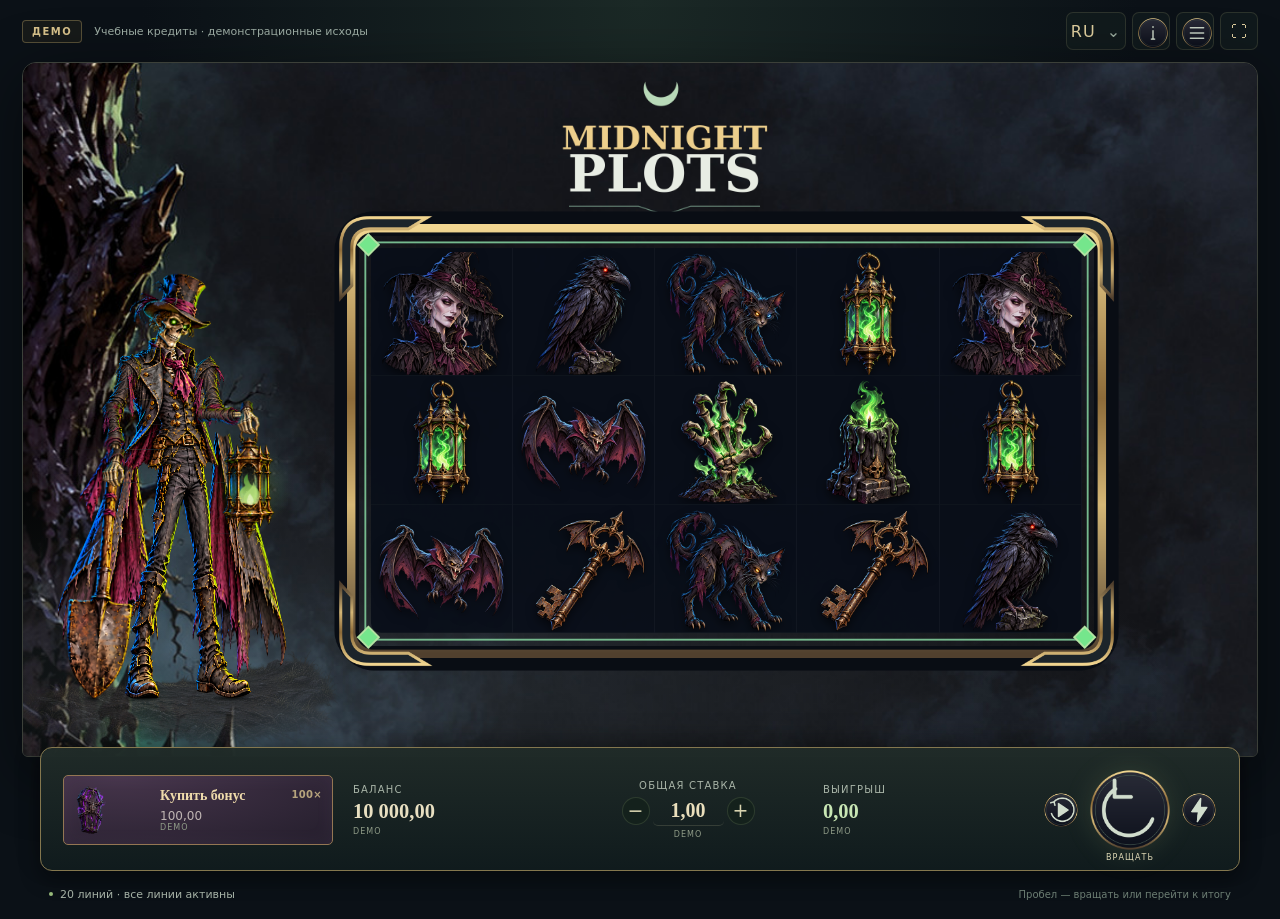
<file: web/index.html>
<!doctype html>
<html lang="ru"><head><meta charset="utf-8"><meta name="viewport" content="width=device-width,initial-scale=1"><title>Midnight Plots</title></head>
<body><a href="./game/">Midnight Plots</a><script>const target=new URL('./game/',location.href);target.search=location.search;location.replace(target);</script></body></html>
</file>
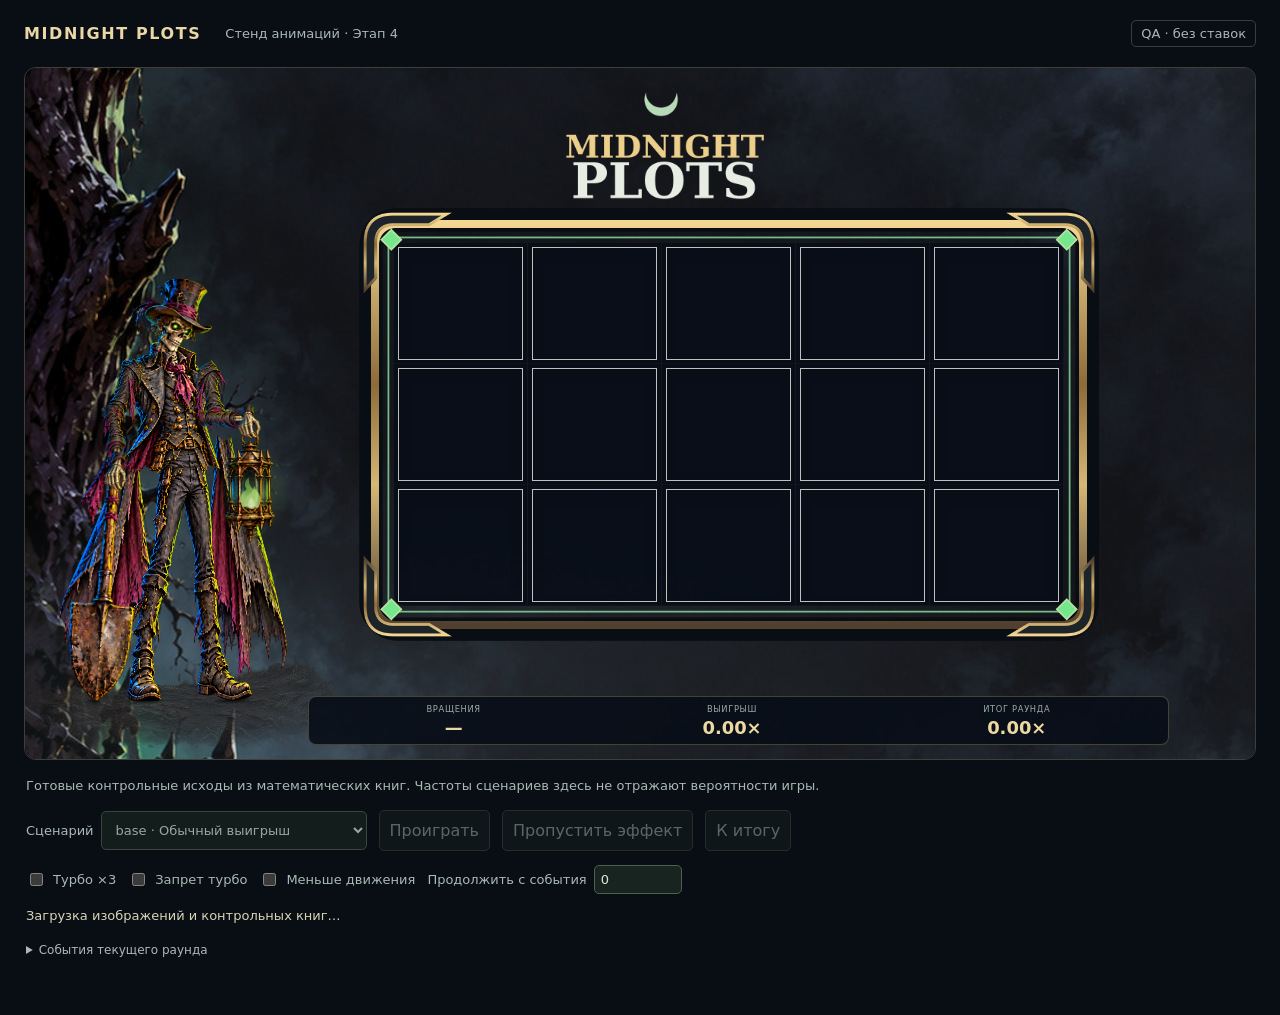
<file: web/animation-lab/index.html>
<!doctype html>
<html lang="ru">
<head><meta charset="utf-8"><meta name="viewport" content="width=device-width,initial-scale=1">
<title>Midnight Plots — Animation Lab</title><link rel="icon" href="data:,"><link rel="stylesheet" href="./style.css"><link rel="stylesheet" href="../shared/reel-motion.css"><link rel="stylesheet" href="../shared/bonus-presentation.css"><link rel="stylesheet" href="../shared/mortimer-rig.css"></head>
<body>
<header><strong>MIDNIGHT PLOTS</strong><span>Стенд анимаций · Этап 4</span><span class="tag">QA · без ставок</span></header>
<main>
<section class="stage" aria-label="Предпросмотр анимаций">
  <picture class="background"><source media="(orientation:portrait)" srcset="../../assets/runtime/backgrounds/bg_base_portrait.jpg"><img id="background" src="../../assets/runtime/backgrounds/bg_base_landscape.jpg" alt=""></picture>
  <div class="fog" aria-hidden="true"></div>
  <img class="sky-bat" src="../../assets/runtime/symbols/sym_H2_bat.png" alt="" aria-hidden="true">
  <img class="logo" src="../../assets/runtime/ui/logo_midnight_plots.png" alt="Midnight Plots">
  <div class="mortimer-actor" data-pose="idle">
    <img class="mortimer-ground" src="../../assets/runtime/environment/ground_mortimer.png" alt="" aria-hidden="true">
    <span class="mortimer-contact" aria-hidden="true"></span>
    <span class="mortimer" role="img" aria-label="Мортимер"></span>
  </div>
  <div class="reels-shell"><div class="reels" id="reels"></div><svg id="lines" viewBox="0 0 500 300" preserveAspectRatio="none" aria-hidden="true"></svg><img class="frame" src="../../assets/runtime/ui/reel_frame.png" alt=""></div>
  <div class="overlay" id="overlay" hidden><div class="overlay-inner"><img id="overlay-art" alt=""><strong id="overlay-label"></strong><div id="overlay-value"></div><small>Нажми, чтобы пропустить</small></div></div>
  <footer class="hud"><div>ВРАЩЕНИЯ <strong id="fs">—</strong></div><div>ВЫИГРЫШ <strong id="spin-win">0.00×</strong></div><div>ИТОГ РАУНДА <strong id="total">0.00×</strong></div></footer>
</section>
<section class="controls" aria-label="Управление стендом">
  <p>Готовые контрольные исходы из математических книг. Частоты сценариев здесь не отражают вероятности игры.</p>
  <div class="toolbar"><label>Сценарий <select id="scenario" disabled></select></label><button id="play" disabled>Проиграть</button><button id="skip" disabled>Пропустить эффект</button><button id="finish" disabled>К итогу</button></div>
  <div class="toolbar"><label><input id="turbo" type="checkbox"> Турбо ×3</label><label><input id="disabled-turbo" type="checkbox"> Запрет турбо</label><label><input id="reduced-motion" type="checkbox"> Меньше движения</label><label>Продолжить с события <input id="resume-at" type="number" min="0" value="0"></label></div>
  <div class="status" id="status" role="status" aria-live="polite">Загрузка изображений и контрольных книг…</div>
  <details><summary>События текущего раунда</summary><ol id="event-list"></ol></details>
</section>
</main>
<script type="module" src="./app.mjs"></script>
</body></html>
</file>
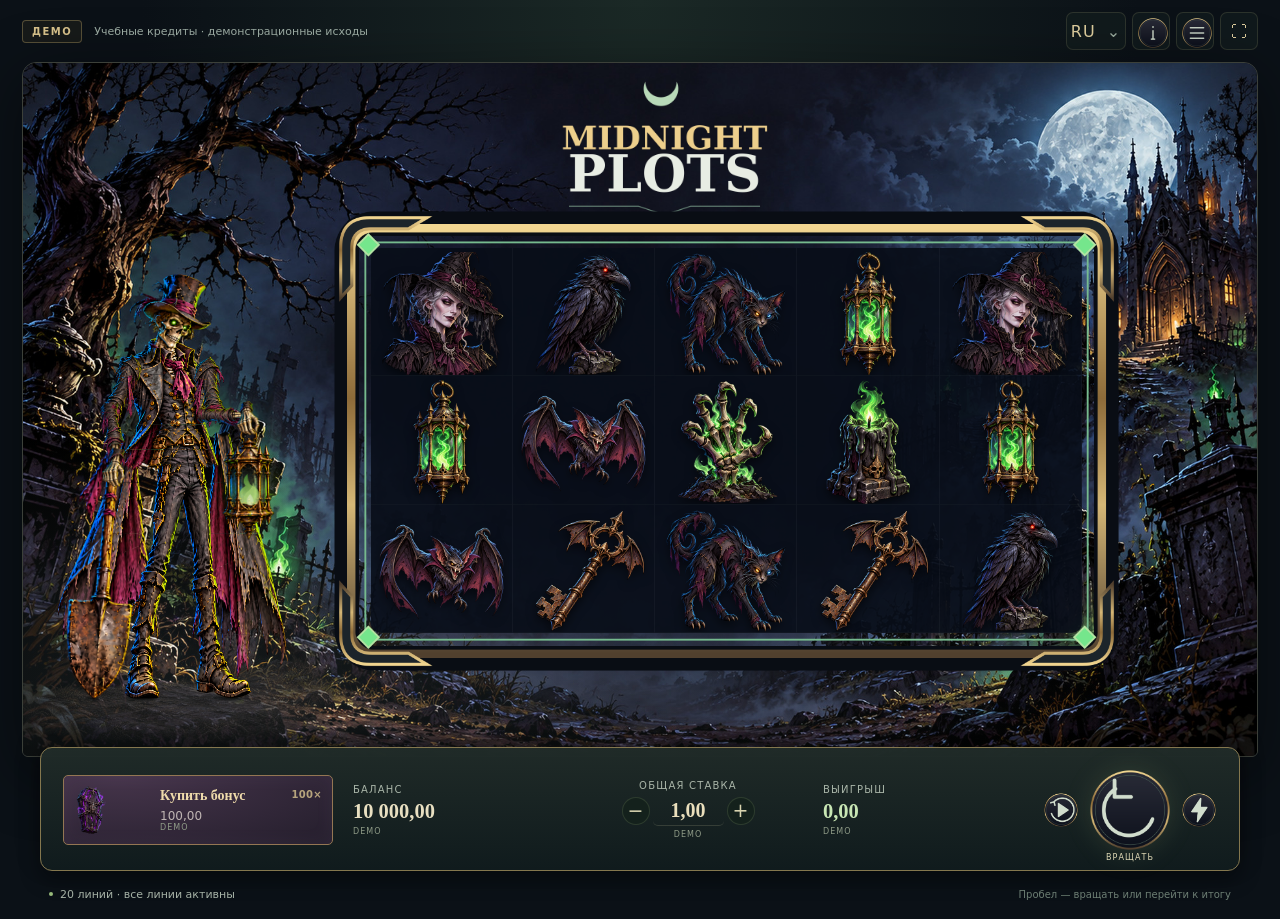
<file: web/game/index.html>
<!doctype html>
<html lang="ru">
<head>
 <meta charset="utf-8"><meta name="viewport" content="width=device-width,initial-scale=1,viewport-fit=cover">
 <meta name="theme-color" content="#0c1216"><title>Midnight Plots — Полуночные могилы</title>
 <link rel="icon" href="../../assets/runtime/symbols/sym_W_hand.png"><link rel="stylesheet" href="./style.css"><link rel="stylesheet" href="../shared/reel-motion.css"><link rel="stylesheet" href="../shared/bonus-presentation.css"><link rel="stylesheet" href="../shared/mortimer-rig.css">
</head>
<body class="game-page" data-state="loading">
<main class="game-shell">
 <nav class="topbar" aria-label="Midnight Plots">
  <div class="mode-label"><span class="demo-badge" data-i18n="demo">ДЕМО</span><span class="mode-caption" data-i18n="demoNote">Учебные кредиты · демонстрационные исходы</span></div>
  <div class="utilities">
   <button class="language-button" id="language-button" type="button" aria-label="Language">RU <span>⌄</span></button>
   <button class="utility-button" id="rules-button" type="button" disabled data-label="rules"><img src="../../assets/runtime/ui/icon_info.png" alt=""></button>
   <button class="utility-button" id="settings-button" type="button" data-label="settings"><img src="../../assets/runtime/ui/icon_menu.png" alt=""></button>
   <button class="utility-button fullscreen-button" id="fullscreen-button" type="button" data-label="fullscreen"><span aria-hidden="true">⛶</span></button>
  </div>
 </nav>
 <section class="stage game-stage" data-label="scene">
  <picture class="background"><source media="(orientation:portrait)" srcset="../../assets/runtime/backgrounds/bg_base_portrait.jpg"><img id="background" src="../../assets/runtime/backgrounds/bg_base_landscape.jpg" alt=""></picture>
  <div class="fog" aria-hidden="true"></div><img class="sky-bat" src="../../assets/runtime/symbols/sym_H2_bat.png" alt="" aria-hidden="true">
  <img class="logo" src="../../assets/runtime/ui/logo_midnight_plots.png" alt="Midnight Plots">
  <div class="mortimer-actor" data-pose="rig"><img class="mortimer-ground" src="../../assets/runtime/environment/ground_mortimer.png" alt="" aria-hidden="true"><span class="mortimer-contact" aria-hidden="true"></span><span class="mortimer" role="img" aria-label="Мортимер"></span></div>
  <div class="feature-counter" id="feature-counter" hidden><span data-i18n="freeSpins">Бесплатные вращения</span><strong id="feature-count">0 / 10</strong></div>
  <div class="reels-shell"><div class="reels" id="reels"></div><svg id="lines" viewBox="0 0 500 300" preserveAspectRatio="none" aria-hidden="true"></svg><img class="frame" src="../../assets/runtime/ui/reel_frame.png" alt=""></div>
  <div class="overlay" id="overlay" hidden><div class="overlay-inner"><img id="overlay-art" alt="" hidden><strong id="overlay-label"></strong><div id="overlay-value"></div><small data-i18n="skipHint">Нажмите, чтобы пропустить эффект</small></div></div>
 </section>
 <section class="game-panel" aria-label="Midnight Plots">
  <button class="bonus-button" id="buy-button" type="button" disabled><img src="../../assets/runtime/symbols/sym_S_coffin.png" alt=""><span><strong data-i18n="buyBonus">Купить бонус</strong><small><span id="bonus-cost">100,00</span> <span class="unit">DEMO</span></small></span><b>100×</b></button>
  <div class="meter balance-meter"><span data-i18n="balance">Баланс</span><strong id="balance-output">—</strong><small class="unit">DEMO</small></div>
  <div class="bet-control"><label for="bet-select" data-i18n="bet">Общая ставка</label><div class="bet-stepper"><button id="bet-minus" type="button" disabled data-label="decreaseBet">−</button><select id="bet-select" disabled data-label="chooseBet"><option>1,00</option></select><button id="bet-plus" type="button" disabled data-label="increaseBet">+</button></div><small class="unit">DEMO</small></div>
  <div class="meter win-meter"><span data-i18n="win">Выигрыш</span><strong id="win-output">0,00</strong><small class="unit">DEMO</small></div>
  <div class="spin-controls"><button class="auto-button" id="auto-button" type="button" disabled data-label="autoplay"><img src="../../assets/runtime/ui/icon_autoplay.png" alt=""><span id="auto-count" hidden></span></button><button class="spin-button" id="spin-button" type="button" disabled><img src="../../assets/runtime/ui/icon_spin.png" alt=""><span data-i18n="spin">Вращать</span></button><button class="turbo-button" id="turbo-button" type="button" aria-pressed="false" data-label="turbo"><img src="../../assets/runtime/ui/icon_turbo.png" alt=""></button></div>
 </section>
 <div class="status-row"><span class="status-dot" aria-hidden="true"></span><p id="game-status" role="status" aria-live="polite" data-i18n="loading">Подготовка игры…</p><span class="keyboard-hint" data-i18n="spaceHint">Пробел — вращать или перейти к итогу</span></div>
 <section class="error-panel" id="error-panel" hidden><div><strong data-i18n="errorTitle">Не удалось продолжить</strong><p id="error-message"></p></div><button id="retry-button" type="button" data-i18n="retry">Повторить</button></section>
</main>
<dialog id="settings-dialog" aria-labelledby="settings-title" class="game-dialog">
 <div class="dialog-top"><h1 id="settings-title" data-i18n="settings">Настройки</h1><button class="close-button" data-close type="button" data-label="close">×</button></div>
 <label class="setting-row"><span data-i18n="language">Язык</span><select id="language-select"><option value="ru">Русский</option><option value="en">English</option></select></label>
 <label class="setting-row"><span><strong data-i18n="turbo">Турбо ×3</strong><small data-i18n="turboHelp">Ускоряет анимации, не меняя результат раунда.</small></span><input type="checkbox" id="turbo-setting"></label>
 <label class="setting-row"><span><strong data-i18n="reducedMotion">Меньше движения</strong><small data-i18n="motionHelp">Убирает вращение, вспышки и длинные эффекты.</small></span><input type="checkbox" id="motion-setting"></label>
 <p class="demo-explanation" data-i18n="demoDetails"></p>
</dialog>
<dialog id="buy-dialog" aria-labelledby="buy-title" class="game-dialog buy-dialog">
 <div class="dialog-top"><h1 id="buy-title" data-i18n="bonusName">Разрытые могилы</h1><button class="close-button" data-close type="button" data-label="close">×</button></div>
 <img class="bonus-coffin" src="../../assets/runtime/symbols/sym_S_coffin.png" alt="">
 <p data-i18n="bonusDescription"></p><div class="purchase-quote"><span data-i18n="bonusCost">Стоимость</span><strong id="purchase-cost">100,00</strong><small class="unit">DEMO · 100×</small></div><p class="purchase-warning" data-i18n="buyWarning"></p>
 <div class="dialog-actions"><button data-close type="button" data-i18n="cancel" autofocus>Отмена</button><button id="confirm-buy" type="button" class="primary-button">Купить</button></div>
</dialog>
<dialog id="auto-dialog" aria-labelledby="auto-title" class="game-dialog">
 <div class="dialog-top"><h1 id="auto-title" data-i18n="autoplayTitle">Автоматические вращения</h1><button class="close-button" data-close type="button" data-label="close">×</button></div>
 <label class="setting-row"><span data-i18n="autoplayCount">Количество вращений</span><select id="auto-quantity"><option>10</option><option>25</option><option>50</option></select></label>
 <label class="setting-row"><span data-i18n="autoplayStopBonus">Остановиться при бонусе</span><input id="auto-stop-bonus" type="checkbox" checked></label><p class="demo-explanation" data-i18n="autoplayInfo"></p>
 <div class="dialog-actions"><button data-close type="button" data-i18n="cancel">Отмена</button><button class="primary-button" id="start-auto" type="button" data-i18n="startAutoplay">Начать</button></div>
</dialog>
<dialog id="rules-dialog" aria-labelledby="rules-title" class="game-dialog rules-dialog">
 <div class="dialog-top"><h1 id="rules-title" data-i18n="rules">Правила</h1><button class="close-button" data-close type="button" data-label="close">×</button></div>
 <div class="rules-tabs" role="tablist" data-label="rules"><button role="tab" id="tab-rules" aria-controls="panel-rules" aria-selected="true" data-tab="rules" data-i18n="rules">Правила</button><button role="tab" id="tab-paytable" aria-controls="panel-paytable" aria-selected="false" tabindex="-1" data-tab="paytable" data-i18n="paytable">Выплаты</button><button role="tab" id="tab-lines" aria-controls="panel-lines" aria-selected="false" tabindex="-1" data-tab="lines" data-i18n="lines">Линии</button></div>
 <section role="tabpanel" id="panel-rules" aria-labelledby="tab-rules" tabindex="0"><h2 data-i18n="baseGame">Базовая игра</h2><p data-i18n="rulesIntro"></p><p data-i18n="wildRule"></p><h2 data-i18n="freeSpins">Бесплатные вращения</h2><p data-i18n="scatterRule"></p><p data-i18n="graveRule"></p><p class="rule-example" data-i18n="graveExample"></p><p data-i18n="capRule"></p><p data-i18n="bonusRules"></p><p id="rtp-note"></p><p class="demo-explanation" data-i18n="demoDetails"></p></section>
 <section role="tabpanel" id="panel-paytable" aria-labelledby="tab-paytable" tabindex="0" hidden><p data-i18n="paytableHint"></p><div id="paytable-list" class="paytable-list"></div></section>
 <section role="tabpanel" id="panel-lines" aria-labelledby="tab-lines" tabindex="0" hidden><p data-i18n="lineHint"></p><div id="line-preview" role="img"></div><div id="line-list" class="line-list"></div></section>
</dialog>
<script type="module" src="./app.mjs"></script>
</body></html>
</file>
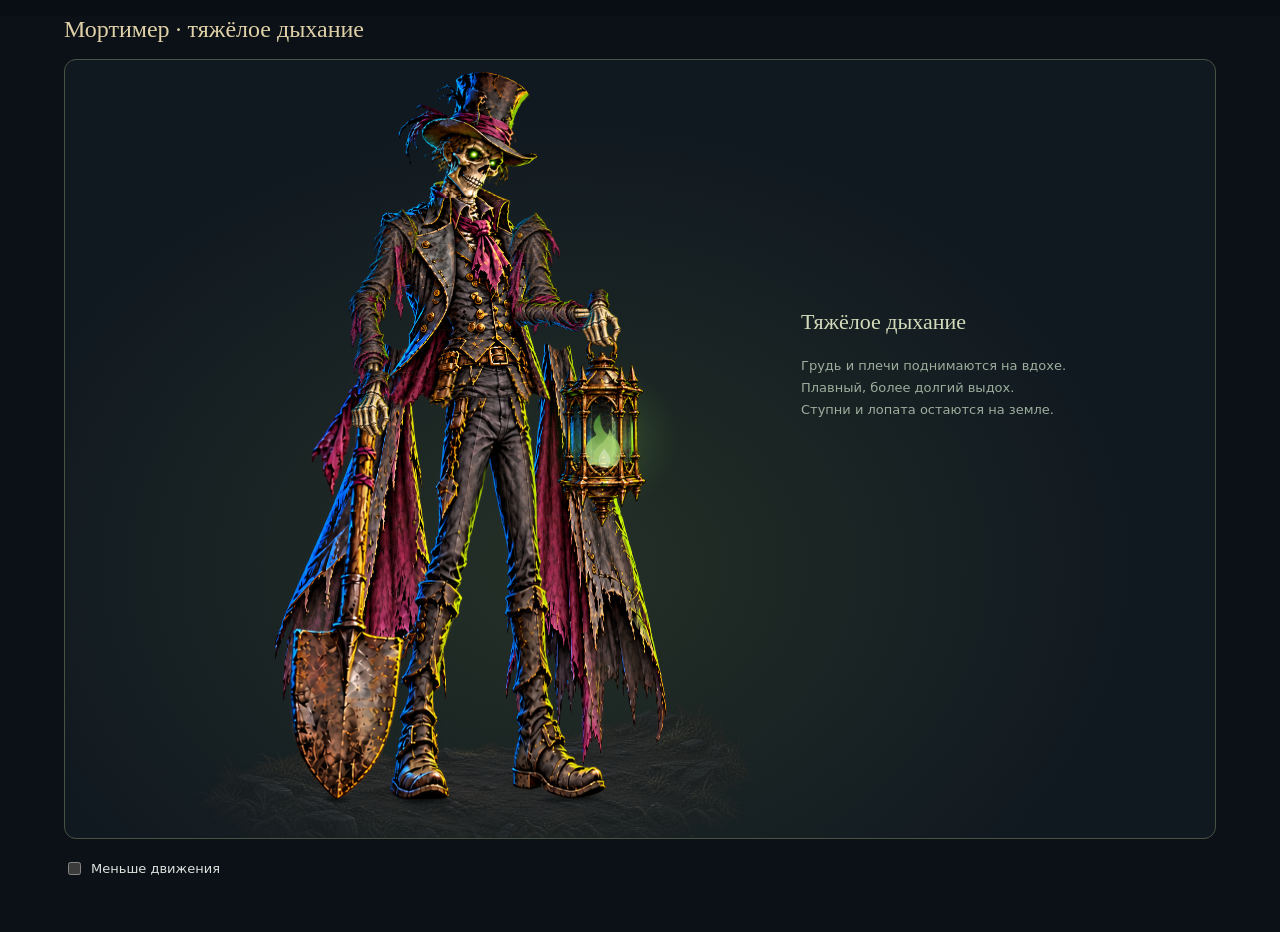
<file: web/mortimer-lab/index.html>
<!doctype html><html lang="ru"><head><meta charset="utf-8"><meta name="viewport" content="width=device-width,initial-scale=1"><title>Мортимер — тяжёлое дыхание</title><link rel="stylesheet" href="../animation-lab/style.css"><link rel="stylesheet" href="../shared/mortimer-rig.css"><style>
body{background:#0b1116}main{max-width:1200px}.preview{position:relative;height:780px;background:radial-gradient(ellipse at 43% 65%,#243027,#101820 65%);overflow:hidden;border:1px solid #495341;border-radius:12px}.preview .mortimer-actor{height:730px;width:487px;left:13%;bottom:35px;aspect-ratio:2/3}.preview .mortimer-ground{bottom:-9%;opacity:.7}.caption{position:absolute;left:64%;top:32%;right:30px;color:#d3dabb;font:22px Georgia,serif}.caption small{display:block;font:13px system-ui,sans-serif;color:#9cae9d;line-height:1.7;margin-top:20px}.toolbar{padding-top:20px}.toolbar button{font-size:13px}h1{font:24px Georgia,serif;color:#dfd0a7} @media(max-width:650px){.preview{height:650px}.preview .mortimer-actor{width:380px;height:570px;left:calc(50% - 190px);bottom:40px}.caption{left:12px;right:12px;top:15px;font-size:17px;text-align:center}.caption small{display:none}}
</style></head><body><main><h1>Мортимер · тяжёлое дыхание</h1><section class="preview"><div class="mortimer-actor" data-pose="rig"><img class="mortimer-ground" src="../../assets/runtime/environment/ground_mortimer.png" alt=""><span class="mortimer-contact"></span><span class="mortimer" role="img" aria-label="Мортимер"></span></div><div class="caption"><span>Тяжёлое дыхание</span><small>Грудь и плечи поднимаются на вдохе.<br>Плавный, более долгий выдох.<br>Ступни и лопата остаются на земле.</small></div></section><div class="toolbar"><label><input type="checkbox" id="reduced"> Меньше движения</label></div><script type="module">
import{createMortimerRig}from'../shared/mortimer-rig.mjs';
document.querySelector('#reduced').checked=matchMedia('(prefers-reduced-motion: reduce)').matches;
const actor=document.querySelector('.mortimer-actor'),rig=createMortimerRig(actor,{motionFactor:()=>document.querySelector('#reduced').checked?0:1});await rig.preload();window.mortimerLab={rig};
</script></main></body></html>
</file>
<file: web/animation-lab/style.css>
:root{color-scheme:dark;font-family:system-ui,sans-serif;background:#090e15;color:#dce4df}*{box-sizing:border-box}body{margin:0}button,input,select{font:inherit}header{max-width:1540px;margin:auto;display:flex;gap:24px;align-items:center;padding:20px 24px;color:#aab7b5}header strong{color:#ead6a6;letter-spacing:.1em}header span{font-size:13px}.tag{margin-left:auto;border:1px solid #34423c;padding:5px 9px;border-radius:5px}main{max-width:1540px;margin:auto;padding:0 24px 40px}.stage{position:relative;aspect-ratio:16/9;isolation:isolate;overflow:hidden;border:1px solid #3c4039;border-radius:12px;background:#101722}.background,.background img{position:absolute;inset:0;width:100%;height:100%;object-fit:cover;z-index:-3}.fog{position:absolute;inset:35% -30% -20%;z-index:-1;pointer-events:none;background:radial-gradient(ellipse at 30% 65%,#a1c8d520,transparent 48%);animation:drift var(--fog-duration,18s) ease-in-out infinite alternate}.logo{position:absolute;left:33%;top:-4%;width:38%;height:28%;object-fit:contain}.mortimer{position:absolute;left:0;bottom:7%;height:74%;width:22%;object-fit:contain;transform-origin:50% 95%;animation:breathe var(--idle-duration,5s) ease-in-out infinite}.reels-shell{position:absolute;left:21%;top:23%;width:74%;aspect-ratio:1280/752}.frame{position:absolute;inset:0;width:100%;height:100%;pointer-events:none;z-index:5}.reels{position:absolute;left:5%;top:8.51%;width:90%;height:82.98%;display:grid;grid-template-columns:repeat(5,1fr);background:#080e19e8;border-radius:10px;overflow:hidden}.reel{display:grid;grid-template-rows:repeat(3,1fr);position:relative;border-right:1px solid #b8d3c00b;overflow:hidden}.cell{position:relative;display:grid;place-items:center;isolation:isolate;overflow:hidden;border-bottom:1px solid #a8bca308}.symbol{width:94%;height:94%;max-height:100%;object-fit:contain;filter:drop-shadow(0 4px 5px #0008);transform-origin:50% 60%}.blur-strip{position:absolute;inset:-100% 0;display:grid;grid-template-rows:repeat(9,1fr);pointer-events:none;z-index:3;background:#0b1524;will-change:transform}.blur-strip img{width:100%;height:100%;min-height:0;object-fit:contain}.anticipating{box-shadow:inset 0 0 24px #75ff7c88}.anticipating:after{content:"";position:absolute;inset:0;border:2px solid #a4ef8e;pointer-events:none;z-index:4}.grave-glow{position:absolute;inset:0;opacity:0;background:radial-gradient(ellipse at 50% 100%,#5bff7788,transparent 75%),#0006;z-index:-1}.cell.dug .grave-glow{opacity:1}.multiplier{position:absolute;right:4%;bottom:4%;padding:2px 5px;border:1px solid #9bcb89;background:#101d1be8;color:#bdf79b;font:bold clamp(9px,1.6vw,24px) Georgia,serif;z-index:4;box-shadow:0 0 12px #64ee5b44}.cell.win{background:#8fc56e18;box-shadow:inset 0 0 15px #cfffa440}.particle{position:absolute;left:50%;top:70%;width:5px;height:5px;background:#97e86f;z-index:6;pointer-events:none;border-radius:1px}.overlay .particle{top:50%;width:7px;height:7px}#lines{position:absolute;left:5%;top:8.51%;width:90%;height:82.98%;pointer-events:none;z-index:6}#lines polyline{fill:none;stroke:#dfda8b;stroke-width:2;vector-effect:non-scaling-stroke;filter:drop-shadow(0 0 5px #8bea83)}.hud{position:absolute;bottom:2%;left:23%;right:7%;display:flex;justify-content:space-around;gap:12px;padding:10px 20px;background:#080e18e6;border:1px solid #78714c88;border-radius:8px;font-size:10px;letter-spacing:.08em}.hud div{display:flex;flex-direction:column;gap:3px;text-align:center;color:#9caaa5}.hud strong{color:#ebd8a3;font-size:clamp(13px,1.6vw,24px);letter-spacing:0}.overlay{position:absolute;inset:0;background:#04090fbd;display:grid;place-items:center;z-index:10;cursor:pointer}.overlay[hidden]{display:none}.overlay-inner{width:72%;position:relative;text-align:center;display:grid;justify-items:center}.overlay-inner img{width:100%;max-height:65vh;object-fit:contain}.overlay-inner strong{position:absolute;top:31%;width:100%;font:bold clamp(20px,4vw,66px) Georgia,serif;color:#e9d18b}.overlay-inner #overlay-value{position:absolute;top:59%;color:#c8f3ad;font:bold clamp(20px,4vw,70px) Georgia,serif;text-shadow:0 3px #000}.overlay small{position:absolute;bottom:4%;color:#bcc7bd}.controls{padding:18px 2px;color:#aab9b4}.controls p{font-size:13px;margin:0 0 17px}.toolbar{display:flex;flex-wrap:wrap;gap:12px;align-items:center;margin-bottom:14px}.toolbar label{display:flex;gap:7px;align-items:center;font-size:13px}button,select,input[type=number]{background:#18241f;color:#dbe6d9;border:1px solid #4c604d;border-radius:5px;padding:10px}button{cursor:pointer}button:hover:enabled{background:#284033}button:disabled{opacity:.4;cursor:default}input[type=number]{width:88px;padding:6px}input[type=checkbox]{accent-color:#94ce8b}button:focus-visible,input:focus-visible,select:focus-visible{outline:2px solid #cddd8c;outline-offset:3px}.status{color:#d7d4b6;font-size:13px;min-height:20px}details{margin-top:15px;font-size:12px}#event-list{max-height:180px;overflow:auto;line-height:1.7}body.reduced .fog,body.reduced .mortimer{animation:none}@keyframes drift{from{transform:translateX(-8%)}to{transform:translateX(8%)}}@keyframes breathe{50%{transform:rotate(.5deg) translateY(-.3%)}}
@media(orientation:portrait){.stage{aspect-ratio:9/16}.logo{left:10%;top:2%;width:80%;height:29%}.reels-shell{left:1%;top:33%;width:98%}.mortimer{height:29%;width:47%;bottom:4%;left:-2%}.hud{left:4%;right:4%;bottom:1%;padding:9px 6px}.hud strong{font-size:16px}.overlay-inner{width:100%}.overlay-inner strong{font-size:30px}.overlay-inner #overlay-value{font-size:32px}.overlay small{font-size:10px}.multiplier{font-size:12px}}
@media(max-width:600px){main{padding:0 8px 25px}header{padding:14px 10px;gap:10px;flex-wrap:wrap}header span{font-size:11px}header strong{font-size:13px}.toolbar{gap:8px}select{max-width:220px}.toolbar label{font-size:12px}button{padding:9px}.tag{margin-left:0}}
@media(prefers-reduced-motion:reduce){.fog,.mortimer{animation:none}}
.sky-bat{position:absolute;top:8%;left:-10%;width:4%;opacity:0;animation:fly var(--bat-duration,20s) linear infinite;pointer-events:none;z-index:-1}body.reduced .sky-bat{display:none}@keyframes fly{0%,80%{transform:translateX(0);opacity:0}82%{opacity:.7}99%{transform:translateX(3000%);opacity:.7}100%{transform:translateX(3000%);opacity:0}}@media(prefers-reduced-motion:reduce){.sky-bat{display:none}}
@media(orientation:landscape){.logo{top:0}.reels-shell{left:25%;top:21%;width:64%}.hud{font-size:clamp(6px,.65vw,10px);padding:clamp(3px,.5vw,10px) clamp(5px,1vw,20px)}.hud strong{font-size:clamp(9px,1.4vw,24px)}}
@media(orientation:landscape) and (max-width:600px){.reels-shell{left:28%;top:20%;width:58%}}

/* A fixed 2:3 actor box keeps the sprite's soles on the same ground plane. */
.mortimer-actor{position:absolute;left:0;bottom:8%;width:23%;aspect-ratio:2/3;z-index:0;pointer-events:none}
.mortimer-actor .mortimer{position:relative;display:block;left:auto;bottom:auto;width:100%;height:100%;object-position:center bottom;transform-origin:50% 100%;z-index:2}
.mortimer-ground{position:absolute;left:-6%;bottom:-12%;width:118%;height:auto;z-index:0;opacity:.82;filter:saturate(.65) contrast(.72) brightness(.75) blur(.25px);mask-image:radial-gradient(ellipse 66% 64% at 53% 39%,#000 40%,#000b 64%,transparent 100%)}
.mortimer-contact{position:absolute;inset:0;z-index:1;--left-x:40%;--left-y:1%;--right-x:67%;--right-y:3%}
.mortimer-contact:before,.mortimer-contact:after{content:"";position:absolute;height:2%;background:radial-gradient(ellipse,#060707e6 10%,#06070780 45%,transparent 75%);transform:rotate(-5deg)}
.mortimer-contact:before{left:var(--left-x);bottom:var(--left-y);width:17%}
.mortimer-contact:after{left:var(--right-x);bottom:var(--right-y);width:25%}
.mortimer-actor[data-pose=win] .mortimer-contact{--left-x:39%;--left-y:2%;--right-x:65%;--right-y:4%}
.mortimer-actor[data-pose=bonus] .mortimer-contact{--left-x:27%;--left-y:1%;--right-x:57%;--right-y:8%}
.reels-shell{z-index:1}.hud{z-index:3}
/* The idle motion stretches upward from the planted soles; it never lifts the actor. */
@keyframes breathe{0%,100%{transform:scaleY(1)}50%{transform:scaleY(1.006)}}
@media(orientation:portrait){.mortimer-actor{left:5%;bottom:11%;width:30%}.reels-shell{top:31%}}
</file>
<file: web/shared/reel-motion.css>
/* The loop repeats five padded symbols; the landing strip uses the real stop. */
.reel>.blur-strip{inset:auto;left:0;right:0;top:0;height:500%;grid-template-rows:repeat(15,minmax(0,1fr))}
.reel.spinning>.cell>.symbol{visibility:hidden}
.landing-strip{position:absolute;left:0;right:0;top:-33.333333%;height:166.666667%;display:grid;grid-template-rows:repeat(5,minmax(0,1fr));z-index:3;pointer-events:none;background:#0a1220;will-change:transform}
.landing-strip img{width:94%;height:94%;min-height:0;object-fit:contain;justify-self:center;align-self:center;filter:drop-shadow(0 4px 5px #0008)}
.stage.presenting-wins .cell:not(.win)>.symbol{opacity:.36;filter:saturate(.55)}
.stage.presenting-wins .cell.win{background:#9fc97815;box-shadow:inset 0 0 0 1px #c6e29d44,inset 0 0 20px #bddb8740}
.stage #lines polyline{stroke:#e9d694;stroke-width:2.5;stroke-linecap:round;stroke-linejoin:round;filter:drop-shadow(0 0 4px #b5db8e)}
.win-readout{position:absolute;left:5%;right:5%;top:100%;z-index:7;display:flex;align-items:center;justify-content:center;gap:14px;min-height:38px;padding:6px 12px;border:1px solid #87936355;border-radius:0 0 10px 10px;background:linear-gradient(180deg,#17241ef5,#0d181bf5);color:#ded9b6;box-shadow:0 5px 15px #0005;pointer-events:none}
.win-readout[hidden]{display:none}
.win-readout-label{font:500 clamp(10px,1vw,14px) system-ui,sans-serif}
.win-readout-value{font:700 clamp(18px,1.8vw,26px) Georgia,serif;font-variant-numeric:tabular-nums;color:#d7edb4;white-space:nowrap}
.win-readout-detail{font:500 10px system-ui,sans-serif;color:#95aa8f;white-space:nowrap}
.stage:has(.hud) .win-readout{min-height:26px;padding:3px 9px;gap:10px}
.stage:has(.hud) .win-readout-value{font-size:16px}
@media(orientation:portrait){.win-readout{gap:9px;min-height:32px;padding:5px 8px}.win-readout-label{font-size:10px}.win-readout-value{font-size:18px}.win-readout-detail{font-size:9px}}
@media(max-width:360px){.win-readout{gap:6px;padding-left:5px;padding-right:5px}.win-readout-label,.win-readout-detail{font-size:8px}.win-readout-value{font-size:16px}}
</file>
<file: web/shared/bonus-presentation.css>
.scene-transition{z-index:-2!important;pointer-events:none}
.bonus-overlay-kicker[hidden],.bonus-overlay-emblem[hidden],.bonus-overlay-detail[hidden],.grave-cap-note[hidden]{display:none}
.cell>.grave-bed{position:absolute;left:5%;right:5%;bottom:0;height:29%;z-index:-1;opacity:0;clip-path:polygon(0 42%,10% 17%,25% 24%,38% 0,58% 15%,71% 3%,91% 26%,100% 56%,91% 100%,8% 100%);background:radial-gradient(ellipse at 50% 28%,#8bc27a88,transparent 55%),linear-gradient(180deg,#243d2b,#11191a 50%,#080d12);border-top:2px solid #7da37388;transform-origin:50% 100%}
.cell.dug>.grave-bed{opacity:1}.cell.dug:before{content:'';position:absolute;inset:4%;border:1px solid #789d6a66;border-radius:12% 12% 5% 5%;pointer-events:none;z-index:-1}
.cell.dug>.grave-glow{background:radial-gradient(ellipse at 50% 90%,#6a9f5544,transparent 75%),#0a141733}
.cell.dug>.symbol{width:90%;height:90%}
.cell>.multiplier{left:50%;right:auto;bottom:2%;min-width:31px;text-align:center;translate:-50% 0;padding:1px 6px 2px;border:1px solid #8da96d99;border-radius:7px 7px 3px 3px;background:linear-gradient(#263827,#111d19);font-size:clamp(13px,1.7vw,26px);color:#d1e5b1;box-shadow:0 2px 6px #0009,0 0 10px #829d5b33;transform-origin:50% 100%}
.cell[data-multiplier='5']>.multiplier{border-color:#b7bd7b;color:#e3e2ac}.cell[data-multiplier='10']>.multiplier{border-color:#d1b67b;color:#ffe3a0;background:linear-gradient(#493d27,#1f281c)}
.cell[data-multiplier='10']:before{border-color:#c2a45c88}.grave-change{position:absolute;top:6%;left:3%;right:3%;padding:3px 1px;background:#12231de8;border:1px solid #97af7666;border-radius:5px;color:#e0e8b8;font:bold clamp(10px,1.15vw,18px) Georgia,serif;text-align:center;z-index:7;white-space:nowrap;pointer-events:none}
.grave-toast{position:absolute;top:0;left:23%;right:23%;padding:4px 8px;z-index:7;text-align:center;background:#15231eee;border:1px solid #a8b17666;border-radius:7px;color:#dce5b8;font:500 clamp(9px,1vw,13px) system-ui,sans-serif;pointer-events:none}.grave-toast[hidden]{display:none}
.presenting-grave-win .cell.dug:not(.grave-contributing)>.multiplier{opacity:.4}.presenting-grave-win .grave-contributing>.multiplier{border-color:#e7d494;box-shadow:0 0 0 1px #d9d69455,0 0 13px #a6c27655;color:#f4e7b5}.presenting-grave-win .grave-contributing>.grave-bed{filter:brightness(1.25)}
.grave-formula{grid-column:1/-1;display:grid;justify-items:center;gap:1px;color:#c1cfb2}.grave-formula[hidden]{display:none}.win-readout:has(.grave-formula:not([hidden])){display:grid;grid-template-columns:auto auto auto;row-gap:0;padding-top:3px;padding-bottom:3px;min-height:0}.win-readout:has(.grave-formula:not([hidden]))>.win-readout-value{font-size:clamp(17px,1.65vw,24px)}
.grave-calculation{display:flex;justify-content:center;align-items:baseline;flex-wrap:wrap;gap:1px 8px;max-width:100%}
.grave-addends{display:flex;align-items:center;justify-content:center;gap:5px;flex-wrap:wrap;font:500 11px system-ui,sans-serif;line-height:1.2}.grave-formula-label{font-size:10px;color:#9eaf96;margin-right:3px}.grave-term{padding:0 5px;border:1px solid #8ca66b77;border-radius:4px;background:#273b2688;color:#d7e7b8;font:700 12px Georgia,serif}.grave-factor{color:#f0dc9e;font-size:13px}.grave-plus{color:#d9cba4}.grave-equation{font:500 11px system-ui,sans-serif;color:#d6dec6;font-variant-numeric:tabular-nums}.grave-cap-note{font:500 10px system-ui,sans-serif;color:#ddc18f}
.stage .bonus-hud{position:absolute;top:12%;left:29%;width:59%;z-index:3;display:grid;grid-template-columns:1.1fr .9fr 1.15fr;gap:12px;align-items:center;padding:7px 14px;border:1px solid #81935f66;border-radius:9px;background:linear-gradient(100deg,#14241ee8,#142021d9);font-family:system-ui,sans-serif;text-align:center;box-shadow:0 3px 18px #0005;color:#d3dfbb;text-transform:none;letter-spacing:normal}
.bonus-hud[hidden]{display:none!important}.bonus-hud-name{display:block;color:#dfd3a8;font:700 clamp(10px,1.2vw,16px) Georgia,serif}.grave-ladder{display:flex;justify-content:center;gap:4px;margin-top:4px}.grave-rank{border:1px solid #70826955;border-radius:4px;padding:1px 4px;color:#788773;font:700 clamp(8px,.9vw,12px) Georgia,serif}.grave-rank.attained{color:#bdd59b;border-color:#809b6277;background:#49603a33}.grave-rank.current{color:#efdfaa;border-color:#c3b175;background:#7d6b3433}.bonus-hud-label{display:block;color:#a3b197;font-size:clamp(8px,.8vw,11px)}.bonus-hud strong{position:static;display:block;margin:2px 0 0;font:700 clamp(15px,1.9vw,26px) Georgia,serif;color:#e0e9bd;letter-spacing:normal;text-shadow:none;line-height:1.05}.bonus-hud-amount{font-variant-numeric:tabular-nums;overflow-wrap:anywhere}
.game-stage[data-bonus=active] .logo{height:19%;top:-1%}
.game-stage .logo{transition:height .35s ease,opacity .35s ease}.reduced .game-stage .logo{transition:none}
.stage:has(.hud) .bonus-hud{top:12.5%;left:28%;width:59%;padding:4px 10px}.stage:has(.hud)[data-bonus=active] .logo{height:20%;top:-1%}
@media(orientation:landscape){.stage:has(.hud) .reels-shell{top:20%;width:60.5%;left:27%}}
.stage .overlay[data-kind^=bonus] .overlay-inner{width:min(78%,650px);position:relative;display:grid;justify-items:center;gap:12px;min-height:260px;padding:28px 26px 45px;border:1px solid #a99c65;border-radius:18px;background:radial-gradient(ellipse at 50% 0,#293b2a,#0f1b20 75%);box-shadow:0 0 0 5px #101b1ed9,0 20px 60px #0009}
.stage .overlay[data-kind^=bonus] #overlay-label{position:static;width:auto;font:700 clamp(22px,3vw,40px) Georgia,serif;color:#e6d3a2;line-height:1.1}.stage .overlay[data-kind^=bonus] #overlay-value{position:static;font:700 clamp(34px,5vw,70px) Georgia,serif;color:#d6e8b7;line-height:1.1}.bonus-overlay-kicker{font:700 11px system-ui,sans-serif;color:#aebd92;letter-spacing:.17em;text-transform:uppercase}.bonus-overlay-detail{max-width:440px;white-space:pre-line;font:400 clamp(11px,1.1vw,14px) system-ui,sans-serif;color:#adbdab;line-height:1.5}.bonus-overlay-emblem{width:72px!important;height:84px;object-fit:contain}.stage .overlay[data-kind=bonus-result] .bonus-overlay-emblem{width:45px!important;height:53px}.stage .overlay[data-kind^=bonus] small{position:absolute;bottom:13px;left:10px;right:10px;font-size:10px;color:#9caf9d}.stage .overlay[data-kind=bonus-retrigger] #overlay-value{color:#ead6a4}
@media(orientation:portrait){
 .stage[data-bonus=active] .win-readout{left:34%;right:5%;column-gap:7px}.stage[data-bonus=active] .win-readout-label{font-size:9px}.stage[data-bonus=active] .win-readout-value{font-size:17px}
 .stage .bonus-hud{top:19.2%;left:5%;width:90%;padding:5px 7px;gap:6px;border-radius:7px}.bonus-hud-name{font-size:10px}.bonus-hud-label{font-size:8px}.bonus-hud strong{font-size:18px;margin-top:3px}.grave-ladder{gap:2px;margin-top:3px}.grave-rank{font-size:8px;padding:1px 3px}.game-stage[data-bonus=active] .logo{height:22%;top:-1%}
 .stage:has(.hud) .bonus-hud{top:22%;left:5%;width:90%;padding:5px 7px}.stage:has(.hud)[data-bonus=active] .logo{height:25%}
 .grave-toast{padding:2px 4px;font-size:8px;left:20%;right:20%}.grave-change{font-size:9px;padding:2px 0}.cell>.multiplier{min-width:25px;font-size:13px;padding:1px 4px}.grave-addends{gap:4px;font-size:10px}.grave-formula-label{font-size:8px}.grave-term{font-size:10px;padding:1px 3px}.grave-factor{font-size:11px}.grave-equation{font-size:10px}.grave-cap-note{font-size:9px}
 .stage .overlay[data-kind^=bonus] .overlay-inner{width:87%;gap:10px;padding:22px 15px 38px;min-height:250px}.stage .overlay[data-kind^=bonus] #overlay-label{font-size:25px}.stage .overlay[data-kind^=bonus] #overlay-value{font-size:42px}.bonus-overlay-emblem{width:54px!important;height:63px}.bonus-overlay-detail{font-size:11px}.bonus-overlay-kicker{font-size:9px}.stage .overlay[data-kind^=bonus] small{font-size:9px}
}
@media(orientation:landscape) and (max-width:900px){.stage .bonus-hud{padding:3px 7px;gap:5px;top:12%;font-size:8px}.bonus-hud strong{font-size:16px}.bonus-hud-label{font-size:7px}.bonus-hud-name{font-size:10px}.grave-rank{font-size:8px;padding:0 2px}.grave-ladder{margin-top:1px}.win-readout:has(.grave-formula:not([hidden])){row-gap:0;gap:0 7px}.grave-addends{font-size:8px;gap:3px}.grave-formula-label{font-size:7px}.grave-term{font-size:8px;padding:0 2px}.grave-equation,.grave-cap-note{font-size:8px}.grave-factor{font-size:9px}.stage .overlay[data-kind^=bonus] .overlay-inner{gap:6px;padding:18px 18px 29px;min-height:210px}.stage .overlay[data-kind^=bonus] #overlay-label{font-size:22px}.stage .overlay[data-kind^=bonus] #overlay-value{font-size:35px}.bonus-overlay-emblem{width:36px!important;height:42px}.bonus-overlay-detail{font-size:10px}}
@media(max-width:360px){.stage .bonus-hud{top:18%;padding:4px;gap:4px}.bonus-hud-name{font-size:9px}.bonus-hud strong{font-size:16px}.grave-formula-label{display:none}.grave-change{font-size:8px}.grave-addends{gap:3px}}
@media(orientation:landscape) and (max-width:900px){.stage .win-readout:has(.grave-formula:not([hidden])){padding:1px 6px}.stage .win-readout:has(.grave-formula:not([hidden]))>.win-readout-value{font-size:16px}.stage:has(.hud) .reels-shell{width:58%;top:19%;left:28%}}
@media(prefers-reduced-motion:reduce){.game-stage .logo{transition:none}}
</file>
<file: web/shared/mortimer-rig.css>
.mortimer-actor.has-rig .mortimer-rig{position:relative;display:block;left:auto;bottom:auto;width:100%;height:100%;object-fit:contain;transform:none!important;animation:none!important;overflow:visible;filter:none}
.mortimer-rig [data-part]{pointer-events:none}.mortimer-rig image{image-rendering:auto}
.mortimer-actor.has-rig .mortimer-contact{display:none}
</file>
<file: web/game/style.css>
@import url('../animation-lab/style.css');

.game-page{--gold:#d8c28b;--muted:#9eaea5;--green:#bcdfab;background:radial-gradient(ellipse at 50% 0,#1b2926 0,#0b1117 55%);min-height:100svh;font-family:system-ui,sans-serif}
.game-page [hidden]{display:none!important}.game-shell{max-width:1500px;margin:auto;padding:0 22px 14px}.game-page button,.game-page select{font:inherit}.game-page button{touch-action:manipulation}.game-page button:focus-visible,.game-page select:focus-visible,.game-page input:focus-visible{outline:2px solid #dfcf91;outline-offset:4px}.game-page button:disabled{opacity:.36}
.topbar{height:62px;display:flex;align-items:center;justify-content:space-between;gap:16px}.mode-label{display:flex;align-items:center;gap:12px}.demo-badge{font-size:10px;font-weight:800;letter-spacing:.15em;color:var(--gold);border:1px solid #81734c99;background:#2b291f66;padding:5px 9px;border-radius:4px}.mode-caption{font-size:11px;color:var(--muted)}.utilities{display:flex;align-items:center;gap:6px}.utility-button,.language-button{height:38px;border:1px solid #7a795a44;background:#15201fa6;border-radius:7px;padding:4px;color:#dece9e}.utility-button{width:38px;display:grid;place-items:center}.utility-button img{height:32px;width:32px}.fullscreen-button{font-size:27px;line-height:1}.language-button{min-width:57px;font-weight:700;font-size:12px;letter-spacing:.06em}.language-button span{color:#9aab9e;margin-left:5px}
.game-stage{border-radius:14px 14px 6px 6px;box-shadow:0 16px 65px #0007}.game-stage .logo{top:-1%;height:29%}.game-stage .feature-counter{position:absolute;top:15.8%;left:42%;width:30%;z-index:2;text-align:center;color:var(--green);text-transform:uppercase;font-size:11px;letter-spacing:.12em;text-shadow:0 2px 8px #000}.feature-counter strong{display:block;font:700 24px Georgia,serif;color:#ecddad;margin-top:2px}.game-stage .overlay{background:#060b14a8;backdrop-filter:blur(2px)}.game-stage .overlay-inner{width:min(70%,650px);min-height:235px;border:1px solid #b5a26b;border-radius:18px;background:radial-gradient(ellipse at top,#263d2e,#0c1420 75%);box-shadow:0 0 0 6px #111720cc,0 0 0 7px #85774688,0 20px 80px #000a,0 0 70px #a0d48922;padding:40px 24px 56px;gap:20px}.game-stage .overlay-inner:before,.game-stage .overlay-inner:after{content:'◆';position:absolute;top:14px;color:#91b78c;font-size:10px}.game-stage .overlay-inner:before{left:17px}.game-stage .overlay-inner:after{right:17px}.game-stage .overlay-inner #overlay-label{position:static;width:auto;font:700 clamp(20px,3vw,42px) Georgia,serif;color:#ead5a0;line-height:1.1;text-shadow:0 2px 8px #000}.game-stage .overlay-inner #overlay-value{position:static;font-size:clamp(24px,4vw,58px);color:#c9e6b8;overflow-wrap:anywhere}.game-stage .overlay small{font-size:11px;bottom:17px;left:12px;right:12px}
.game-panel{position:relative;z-index:4;display:grid;grid-template-columns:minmax(180px,1.35fr) minmax(110px,1fr) minmax(150px,1.15fr) minmax(100px,1fr) auto;align-items:center;gap:20px;margin:-10px 18px 0;padding:18px 22px 16px;background:linear-gradient(180deg,#202b28fa,#101b1dfc);border:1px solid #84774e;border-radius:12px;box-shadow:0 -8px 24px #0004,0 8px 20px #0006;min-height:112px}.bonus-button{height:70px;display:flex;align-items:center;justify-content:space-between;gap:7px;padding:5px 10px 5px 2px;border:1px solid #947653;background:radial-gradient(ellipse at 20% 0,#46354b,#241e2c);color:#efdbab;box-shadow:inset 0 0 18px #b889b914}.bonus-button img{width:48px;height:60px;object-fit:contain}.bonus-button span{display:flex;flex-direction:column;gap:5px;text-align:left}.bonus-button strong{font:700 14px Georgia,serif}.bonus-button small{font-size:12px;color:#bfb5b3}.bonus-button b{align-self:flex-start;margin-top:8px;font-size:10px;letter-spacing:.03em;color:#b7a47d}.game-page .bonus-button:hover:enabled{background:radial-gradient(ellipse at 20% 0,#59445c,#302535)}.meter{display:flex;flex-direction:column;gap:4px;min-width:0}.meter>span,.bet-control>label{font-size:10px;text-transform:uppercase;letter-spacing:.12em;color:#a9b5a8}.meter strong{font:700 clamp(17px,1.6vw,26px) Georgia,serif;color:#e8dfc1;font-variant-numeric:tabular-nums;overflow-wrap:anywhere;line-height:1.2}.win-meter strong{color:#c8e6b4}.unit{font-size:8px!important;letter-spacing:.13em;color:#8f9b87;line-height:1.2}.bet-control{display:flex;flex-direction:column;align-items:center;gap:4px}.bet-stepper{display:flex;align-items:center;justify-content:center;gap:3px;width:100%}.bet-stepper button{border:1px solid #53644966;border-radius:50%;width:28px;height:28px;min-width:28px;padding:0;background:#14211c;font-size:19px;line-height:1;color:#d8d3af}.bet-stepper select{min-width:0;max-width:100px;appearance:none;border:0;border-bottom:1px solid #b4b58f33;background:transparent;color:#eadfbc;padding:4px 8px;font:700 20px Georgia,serif;text-align:center;cursor:pointer;font-variant-numeric:tabular-nums}.game-page select option{background:#15221e;color:#e3e5d5}.spin-controls{display:flex;align-items:center;gap:7px}.spin-button{border:0;position:relative;background:transparent!important;width:88px;height:88px;padding:0;border-radius:50%;display:flex;align-items:center;justify-content:center;flex-direction:column;filter:drop-shadow(0 0 13px #b5c77e22)}.spin-button img{width:86px;height:86px;transition:transform .15s}.spin-button>span{position:absolute;bottom:-8px;white-space:nowrap;color:#dfd9b6;font-size:8px;text-transform:uppercase;letter-spacing:.14em}.spin-button:hover:enabled img{transform:rotate(12deg)}.game-page[data-state=playing] .spin-button img{filter:sepia(.4) saturate(.8);opacity:.7}.game-page[data-state=playing] .spin-button:after{content:'»';position:absolute;left:0;right:0;top:13px;text-align:center;font-size:42px;color:#f4e6ba;text-shadow:0 2px 10px #000}.auto-button,.turbo-button{padding:0;width:36px;height:36px;background:transparent;border:0;border-radius:50%;position:relative}.auto-button img,.turbo-button img{width:100%;height:100%}.turbo-button[aria-pressed=true],.auto-button[aria-pressed=true]{box-shadow:0 0 0 2px #c1dba2,0 0 14px #abd98a44}.auto-button #auto-count{position:absolute;top:-9px;right:-3px;min-width:18px;min-height:18px;display:grid;place-items:center;border-radius:20px;background:#e3d39d;color:#15221c;font-size:10px;font-weight:bold;padding:0 3px}
.status-row{display:flex;align-items:center;gap:7px;margin:12px 27px 0;min-height:22px;color:#aab6aa}.status-dot{height:4px;width:4px;border-radius:50%;background:#9bbe7e;flex-shrink:0}.status-row p{font-size:11px;margin:0;line-height:1.4}.keyboard-hint{margin-left:auto;font-size:10px;color:#6f8176}.error-panel{margin:14px 18px 0;border:1px solid #aa8067;border-radius:10px;background:#2c231f;display:flex;align-items:center;justify-content:space-between;gap:16px;padding:16px 20px}.error-panel strong{font:700 17px Georgia,serif;color:#f0d3ae}.error-panel p{font-size:12px;color:#dcc6b5;margin:6px 0 0}.error-panel button{white-space:nowrap;background:#40382c;border-color:#8b795a}
.game-dialog{width:min(92vw,520px);max-height:85svh;border:1px solid #8b805a;border-radius:16px;padding:24px;background:radial-gradient(ellipse at 0 0,#26372c,#111c22 70%);color:#e2e5d7;box-shadow:0 0 0 5px #0d151a99,0 35px 100px #000b;overscroll-behavior:contain}.game-dialog::backdrop{background:#050b12c9;backdrop-filter:blur(5px)}.dialog-top{display:flex;justify-content:space-between;align-items:center;gap:20px;margin-bottom:16px}.dialog-top h1{font:700 27px Georgia,serif;color:#ead8ac;margin:0;line-height:1.2}.close-button{border:1px solid #6b785455;border-radius:50%;height:33px;width:33px;min-width:33px;padding:0;background:#15221e;color:#d5c8a2;font-size:24px}.setting-row{display:flex;align-items:center;justify-content:space-between;gap:24px;min-height:70px;border-bottom:1px solid #b7b88d1c;padding:12px 0}.setting-row>span{font-size:14px}.setting-row strong{display:block;font-weight:500}.setting-row small{display:block;font-size:11px;line-height:1.5;color:#a6b2a4;max-width:290px;margin-top:5px}.setting-row select{max-width:140px;padding:7px 12px;background:#16251f;border-color:#6f7c56;color:#e3dec4;border-radius:5px}.setting-row input[type=checkbox]{appearance:none;width:40px;height:23px;min-width:40px;border:1px solid #6d7958;border-radius:20px;background:#0c1718;position:relative;cursor:pointer}.setting-row input[type=checkbox]:before{content:'';position:absolute;width:15px;height:15px;top:3px;left:3px;border-radius:50%;background:#a6af9b;transition:transform .15s}.setting-row input[type=checkbox]:checked{background:#344d31}.setting-row input[type=checkbox]:checked:before{transform:translateX(17px);background:#d8e5ae}.demo-explanation{font-size:11px;color:#9eafa5;line-height:1.7;border-top:1px solid #84937433;padding-top:15px;margin-top:20px}.dialog-actions{display:flex;justify-content:flex-end;flex-wrap:wrap;gap:10px;margin-top:23px}.dialog-actions button{font-size:13px;padding:11px 18px;border-radius:7px;border-color:#617154;background:#192820}.dialog-actions .primary-button{background:linear-gradient(#82995e,#4a663b);color:#f4efd8;border-color:#c0c590;font-weight:700}.buy-dialog{text-align:center}.buy-dialog .dialog-top{text-align:left}.bonus-coffin{width:100px;height:125px;object-fit:contain;margin:-8px auto 0;filter:drop-shadow(0 0 20px #a879cb44)}.buy-dialog>p{font-size:13px;color:#bbc7b4;line-height:1.7;max-width:390px;margin:8px auto 16px}.purchase-quote{display:flex;flex-direction:column;align-items:center;gap:7px;padding:18px;border-top:1px solid #a69a6733;border-bottom:1px solid #a69a6733}.purchase-quote>span{font-size:10px;letter-spacing:.12em;text-transform:uppercase;color:#acb5a2}.purchase-quote strong{font:700 37px Georgia,serif;color:#ead5a2;overflow-wrap:anywhere}.buy-dialog .purchase-warning{font-size:11px;color:#abb7a5}.buy-dialog .dialog-actions{justify-content:center}
.rules-dialog{width:min(94vw,780px)}.rules-tabs{display:flex;gap:8px;border-bottom:1px solid #84947744;margin-bottom:19px;padding-bottom:10px;position:sticky;top:-24px;background:#152226;z-index:2}.rules-tabs button{flex:1;border:0;border-bottom:2px solid transparent;background:transparent;color:#abb7a7;font-size:13px;border-radius:0;padding:10px 7px}.rules-tabs button[aria-selected=true]{color:#ead6a4;border-color:#c9c78e}.rules-dialog h2{font:700 20px Georgia,serif;color:#d6dbad;margin:20px 0 12px}.rules-dialog p{font-size:13px;line-height:1.8;color:#bdcbbd}.rules-dialog .rule-example{border-left:2px solid #a1b67c;background:#afc7840b;padding:12px 16px;color:#d9dfc1}.paytable-list{display:grid;grid-template-columns:repeat(2,minmax(0,1fr));gap:12px}.pay-card{border:1px solid #74876544;border-radius:9px;background:#09141a6b;padding:12px;display:grid;grid-template-columns:70px 1fr;gap:10px;align-items:center}.pay-card img{height:80px;width:70px;object-fit:contain}.pay-card h3{font:700 14px Georgia,serif;color:#d5d6b6;margin:0 0 9px}.pay-values{display:flex;gap:12px;flex-wrap:wrap;font-size:12px;font-variant-numeric:tabular-nums}.pay-values span{display:flex;flex-direction:column;gap:3px}.pay-values small{color:#899b8c;font-size:10px}.scatter-card{grid-column:1/-1}.line-list{display:grid;grid-template-columns:repeat(5,minmax(0,1fr));gap:8px}.line-button{border:1px solid #6b805955;background:#101e20;border-radius:8px;padding:8px 4px;color:#b9c4ad}.line-button[aria-pressed=true]{border-color:#c7ce88;background:#2a392a}.line-button svg{display:block;width:100%;height:auto}.line-button span{font-size:9px}.line-svg{width:100%;max-width:360px;display:block;margin:10px auto 18px}.line-svg .dot{fill:#46594a}.line-svg polyline{stroke:#d7d8a0;stroke-width:2.5;fill:none;stroke-linejoin:round;stroke-linecap:round}.line-button svg .dot{fill:#405440}.line-button svg polyline{stroke:#afc397}
@media(orientation:portrait){.game-shell{max-width:650px;padding:0 10px 14px}.topbar{height:55px;gap:6px}.mode-caption{display:none}.utilities{gap:4px}.game-stage{aspect-ratio:9/14}.game-stage .logo{top:0;height:28%}.game-stage .reels-shell{top:29%}.game-stage .mortimer-actor{left:5%;bottom:9%;width:24%}.game-stage .feature-counter{top:24.5%;left:20%;width:60%;font-size:9px}.feature-counter strong{font-size:18px;margin-top:0}.game-panel{grid-template-columns:minmax(0,1fr) minmax(0,1fr) minmax(0,1fr);gap:12px 8px;margin:-8px 4px 0;padding:12px 12px 14px;min-height:160px}.balance-meter{grid-column:1;grid-row:1}.bet-control{grid-column:2;grid-row:1}.win-meter{grid-column:3;grid-row:1;text-align:right}.meter>span,.bet-control>label{font-size:8px;letter-spacing:.08em}.meter strong{font-size:18px}.meter .unit{font-size:7px!important}.bet-stepper{gap:0}.bet-stepper select{font-size:18px;padding:3px 2px;max-width:67px}.bet-stepper button{width:23px;height:23px;min-width:23px;font-size:17px}.bonus-button{grid-column:1;grid-row:2;height:58px;padding:2px 6px 2px 0;gap:0}.bonus-button img{width:30px;height:45px}.bonus-button strong{font-size:11px}.bonus-button small{font-size:9px}.bonus-button b{display:none}.bonus-button .unit{display:none}.spin-controls{grid-column:2/4;grid-row:2;justify-self:end;gap:11px}.spin-button{width:66px;height:66px}.spin-button img{width:66px;height:66px}.spin-button>span{bottom:-7px;font-size:7px}.auto-button,.turbo-button{width:31px;height:31px}.game-page[data-state=playing] .spin-button:after{font-size:33px;top:9px}.status-row{margin:10px 12px 0}.status-row p{font-size:10px}.keyboard-hint{display:none}.error-panel{margin:10px 4px;padding:12px;align-items:flex-start}.error-panel button{padding:9px;font-size:12px}.game-stage .overlay-inner{width:85%;min-height:180px;padding:28px 12px 45px}.game-stage .overlay-inner #overlay-label{font-size:24px}.game-stage .overlay-inner #overlay-value{font-size:27px}.game-stage .overlay small{font-size:9px}.game-dialog{padding:20px}.dialog-top h1{font-size:24px}.rules-tabs{top:-20px}.paytable-list{grid-template-columns:1fr}.line-list{grid-template-columns:repeat(4,minmax(0,1fr))}}
@media(orientation:landscape) and (max-width:1000px){.game-shell{padding:0 10px 12px}.topbar{height:44px}.utility-button,.language-button{height:32px}.utility-button{width:32px}.utility-button img{width:28px;height:28px}.mode-caption{font-size:9px}.game-panel{grid-template-columns:1.2fr 1fr 1.2fr 1fr auto;gap:10px;padding:10px 12px;margin:-6px 8px 0;min-height:91px}.bonus-button{height:55px;padding-right:5px}.bonus-button img{width:32px;height:48px}.bonus-button strong{font-size:11px}.bonus-button small{font-size:9px}.bonus-button b{display:none}.meter strong{font-size:17px}.meter>span,.bet-control>label{font-size:8px}.spin-button,.spin-button img{height:66px;width:66px}.auto-button,.turbo-button{width:29px;height:29px}.spin-controls{gap:5px}.bet-stepper select{font-size:18px;max-width:72px;padding:4px}.bet-stepper button{width:24px;height:24px;min-width:24px}.game-page[data-state=playing] .spin-button:after{top:9px;font-size:33px}.status-row{margin:10px 17px}.keyboard-hint{display:none}}
@media(orientation:portrait){.game-stage .mortimer-actor{bottom:4%;width:27%}}
@media(max-width:360px){.game-shell{padding-left:6px;padding-right:6px}.game-panel{padding-left:8px;padding-right:8px;column-gap:5px}.meter strong{font-size:16px}.bet-stepper select{font-size:16px;max-width:58px}.bet-stepper button{width:20px;height:20px;min-width:20px}.bonus-button strong{font-size:10px}.bonus-button img{width:25px}.spin-controls{gap:8px}.game-dialog{width:94vw;padding:17px}}
@media(prefers-reduced-motion:reduce){.game-page *{scroll-behavior:auto!important}.spin-button img,.setting-row input:before{transition:none}}
</file>
